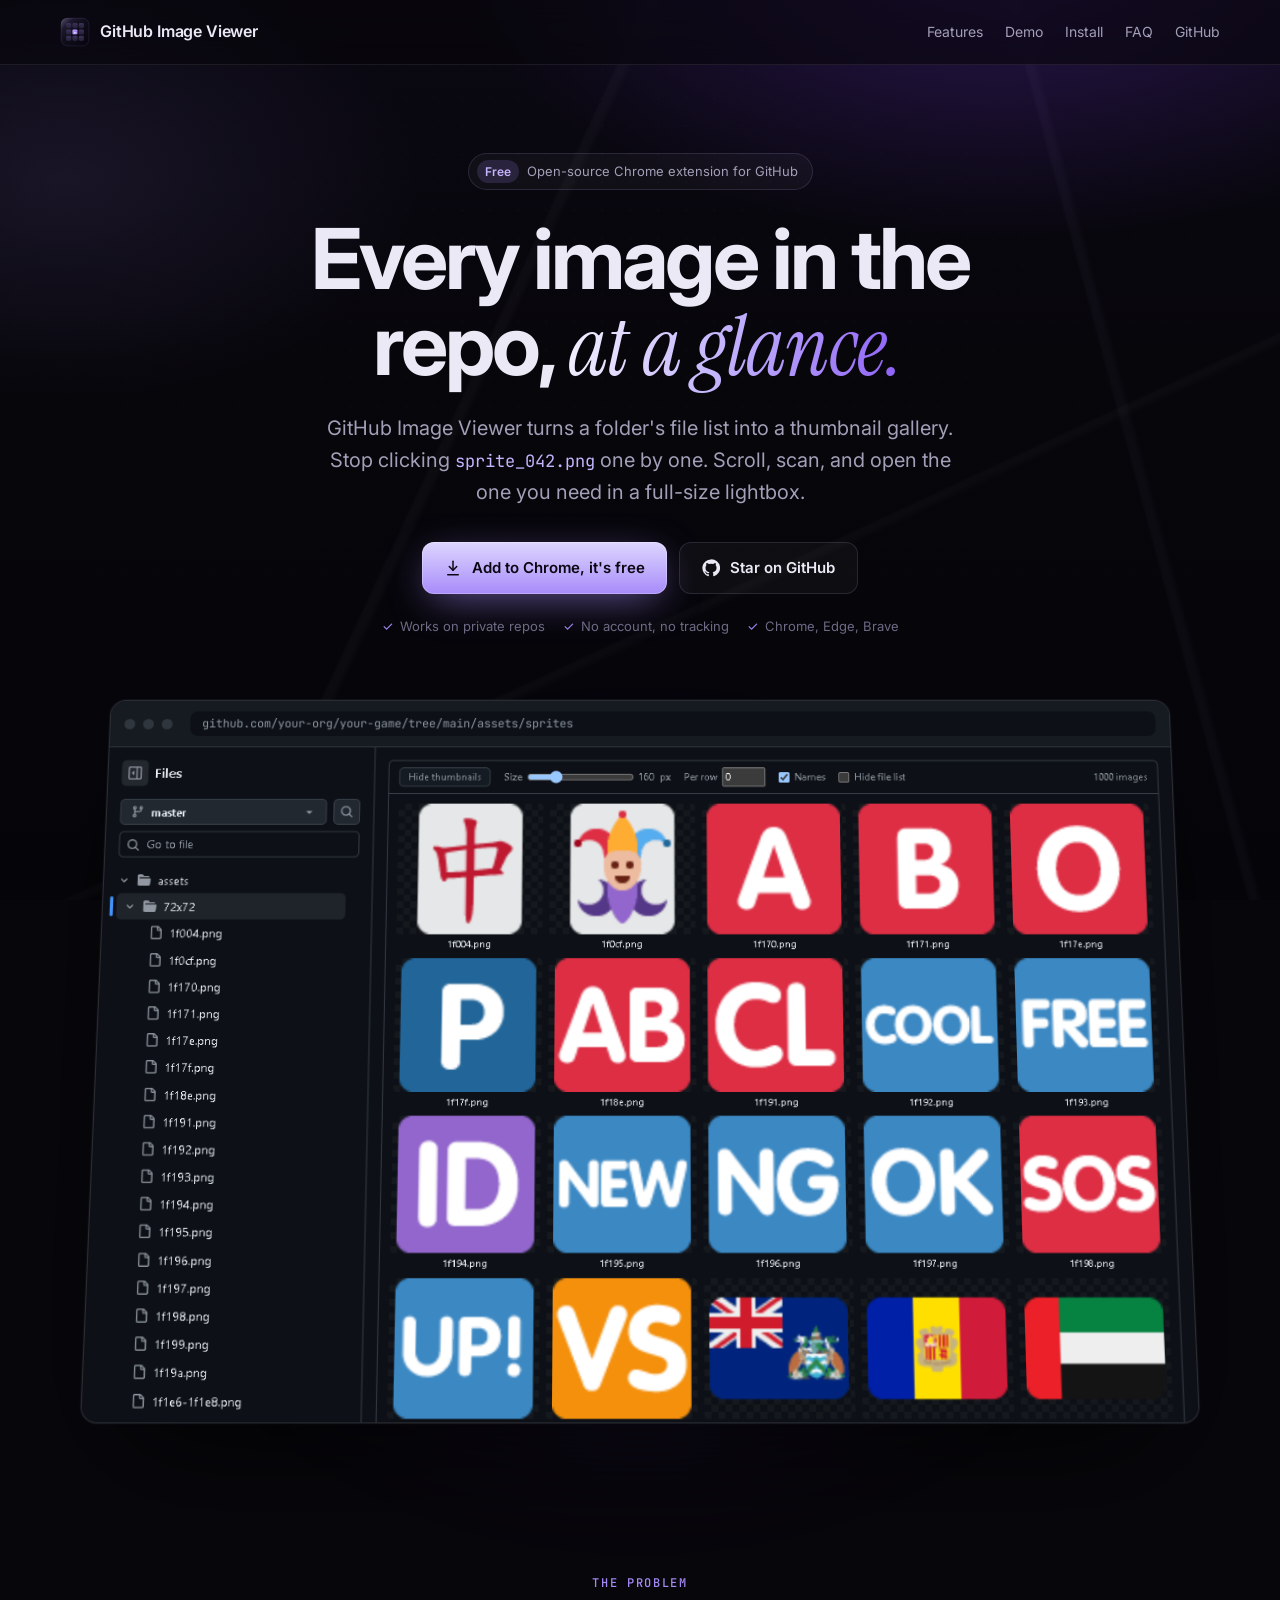
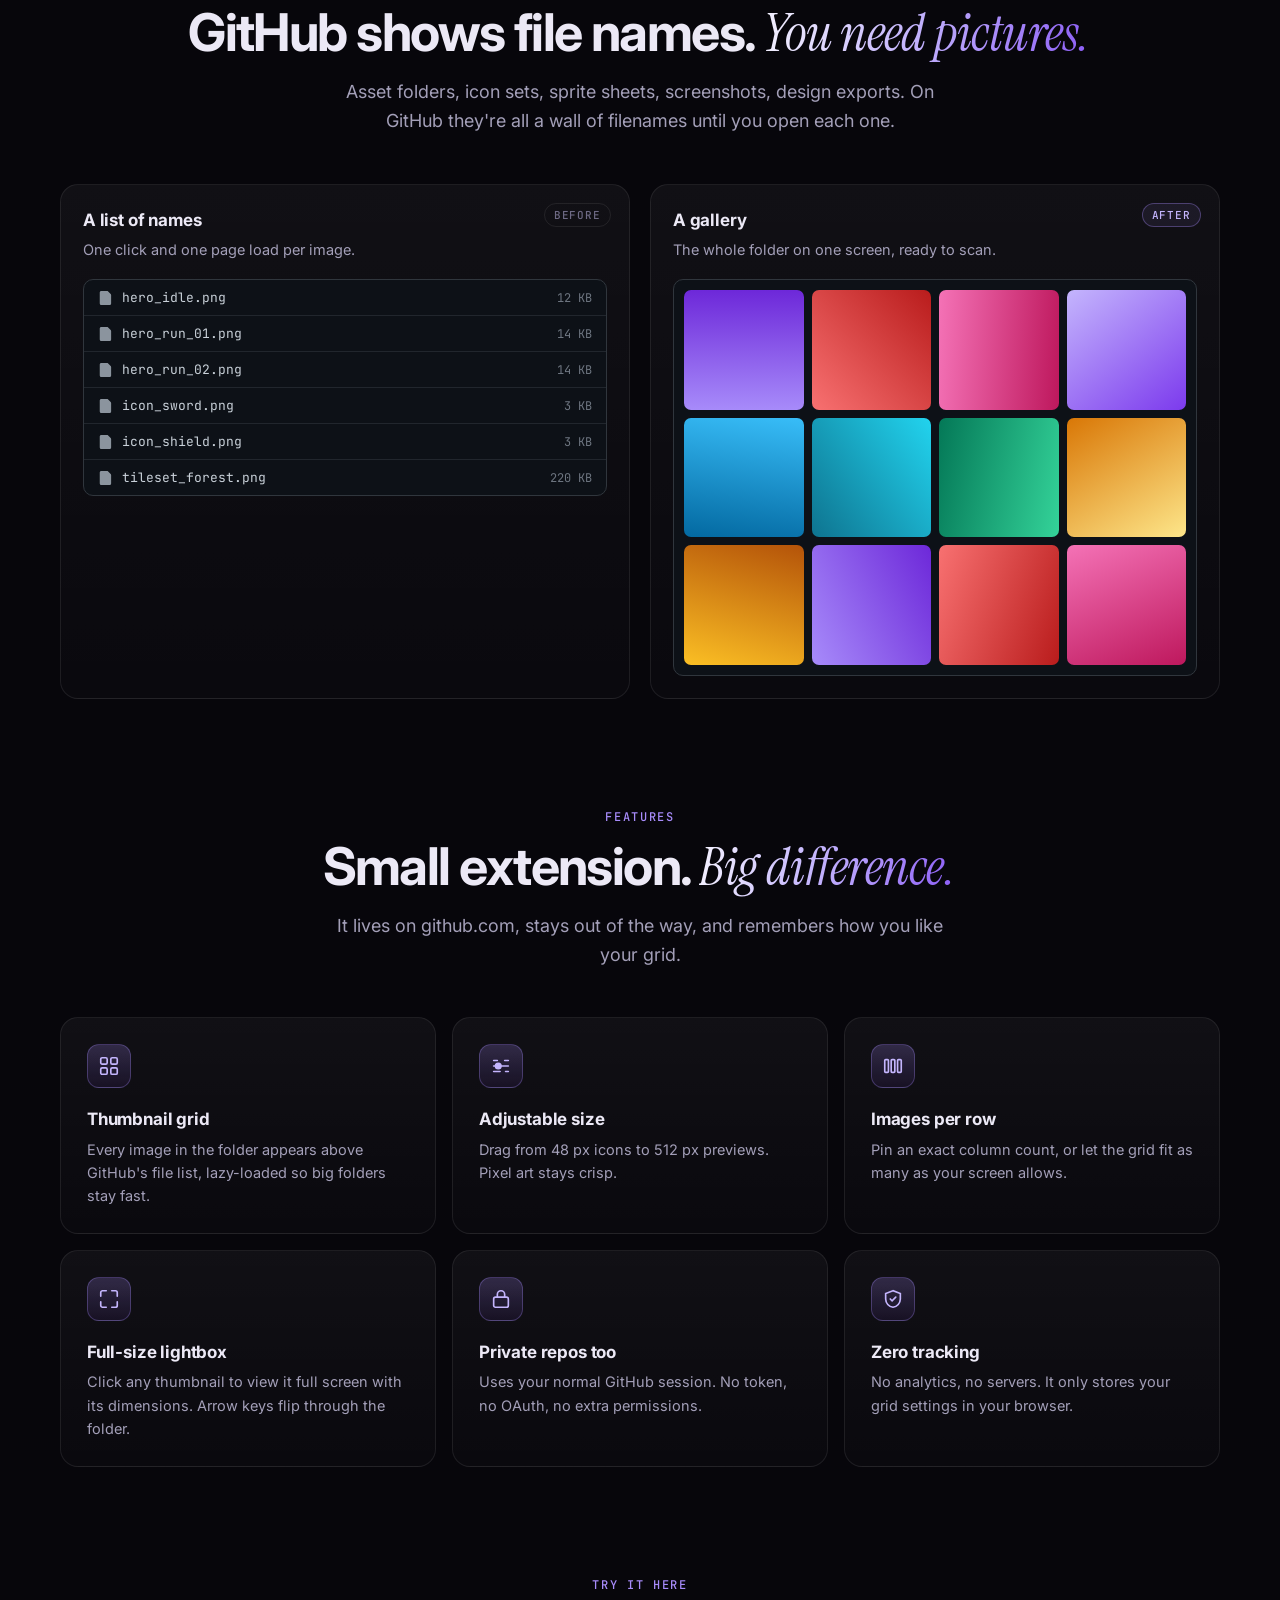
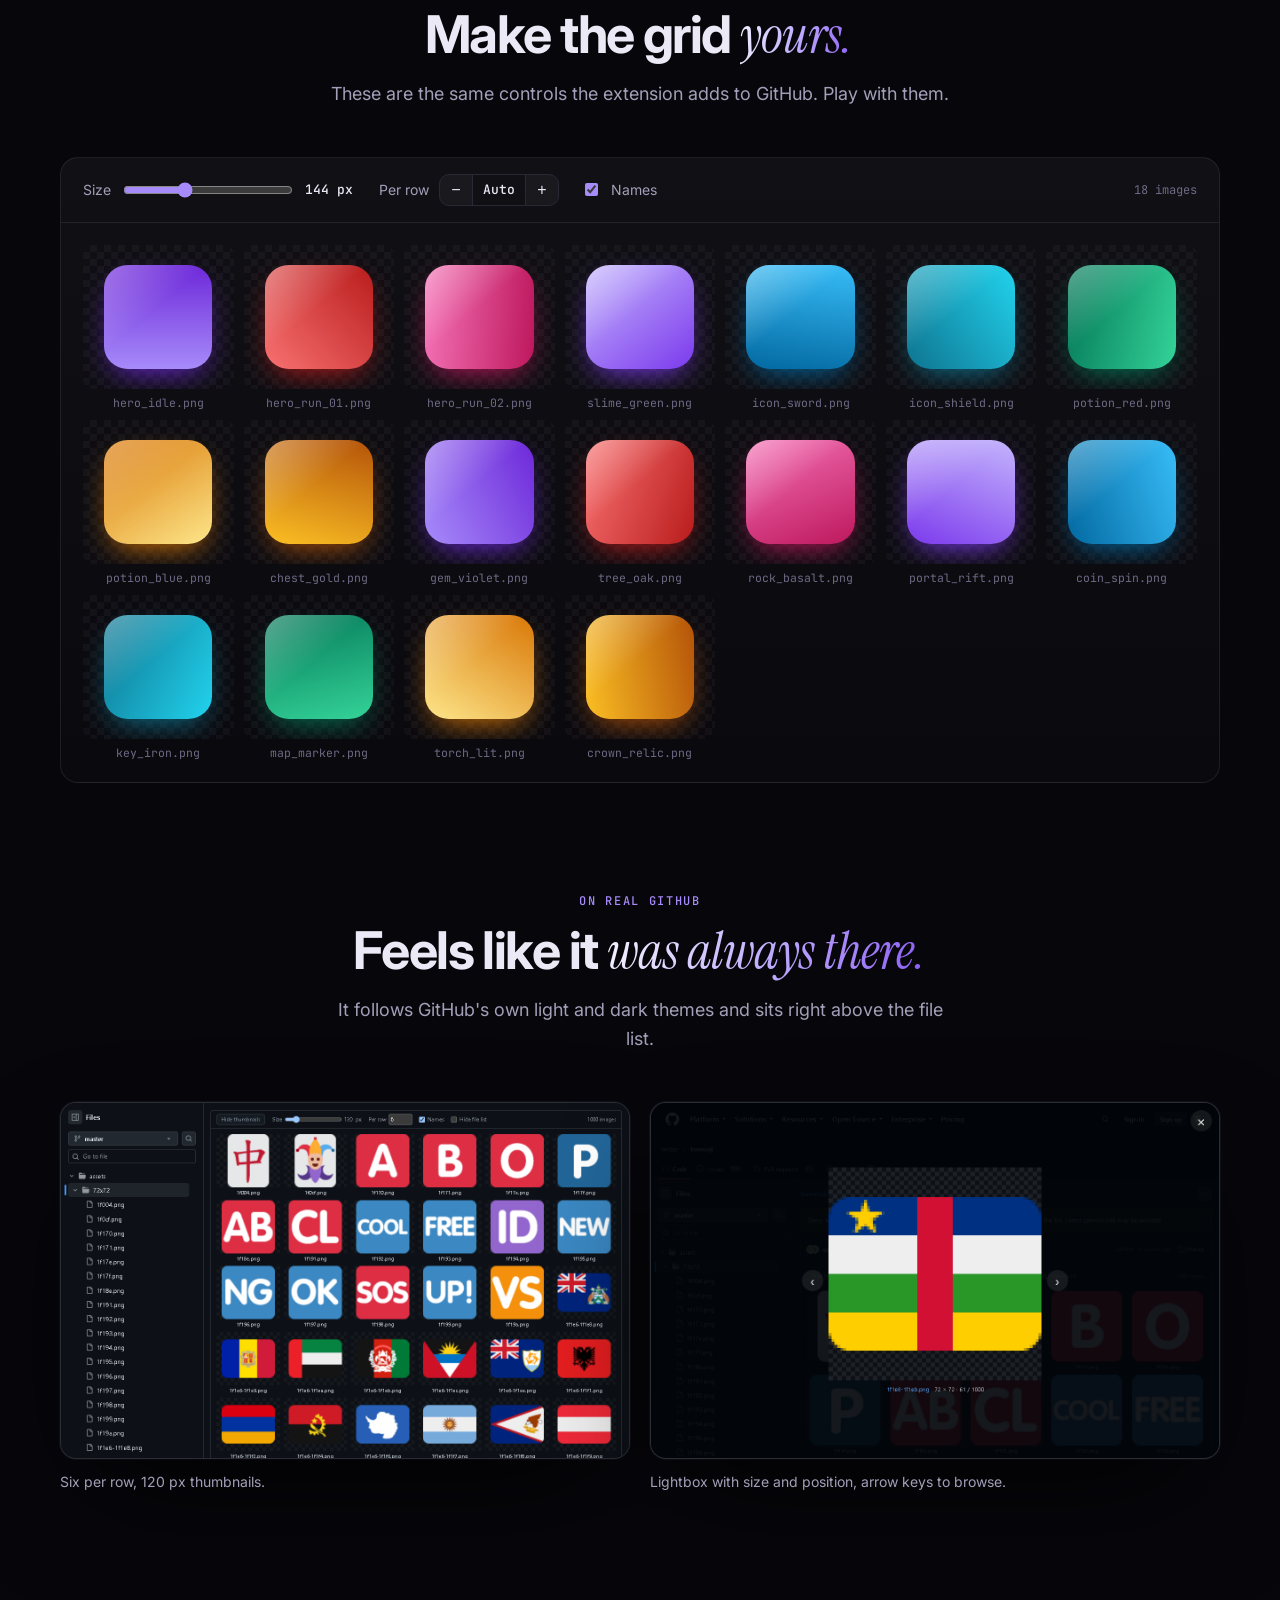
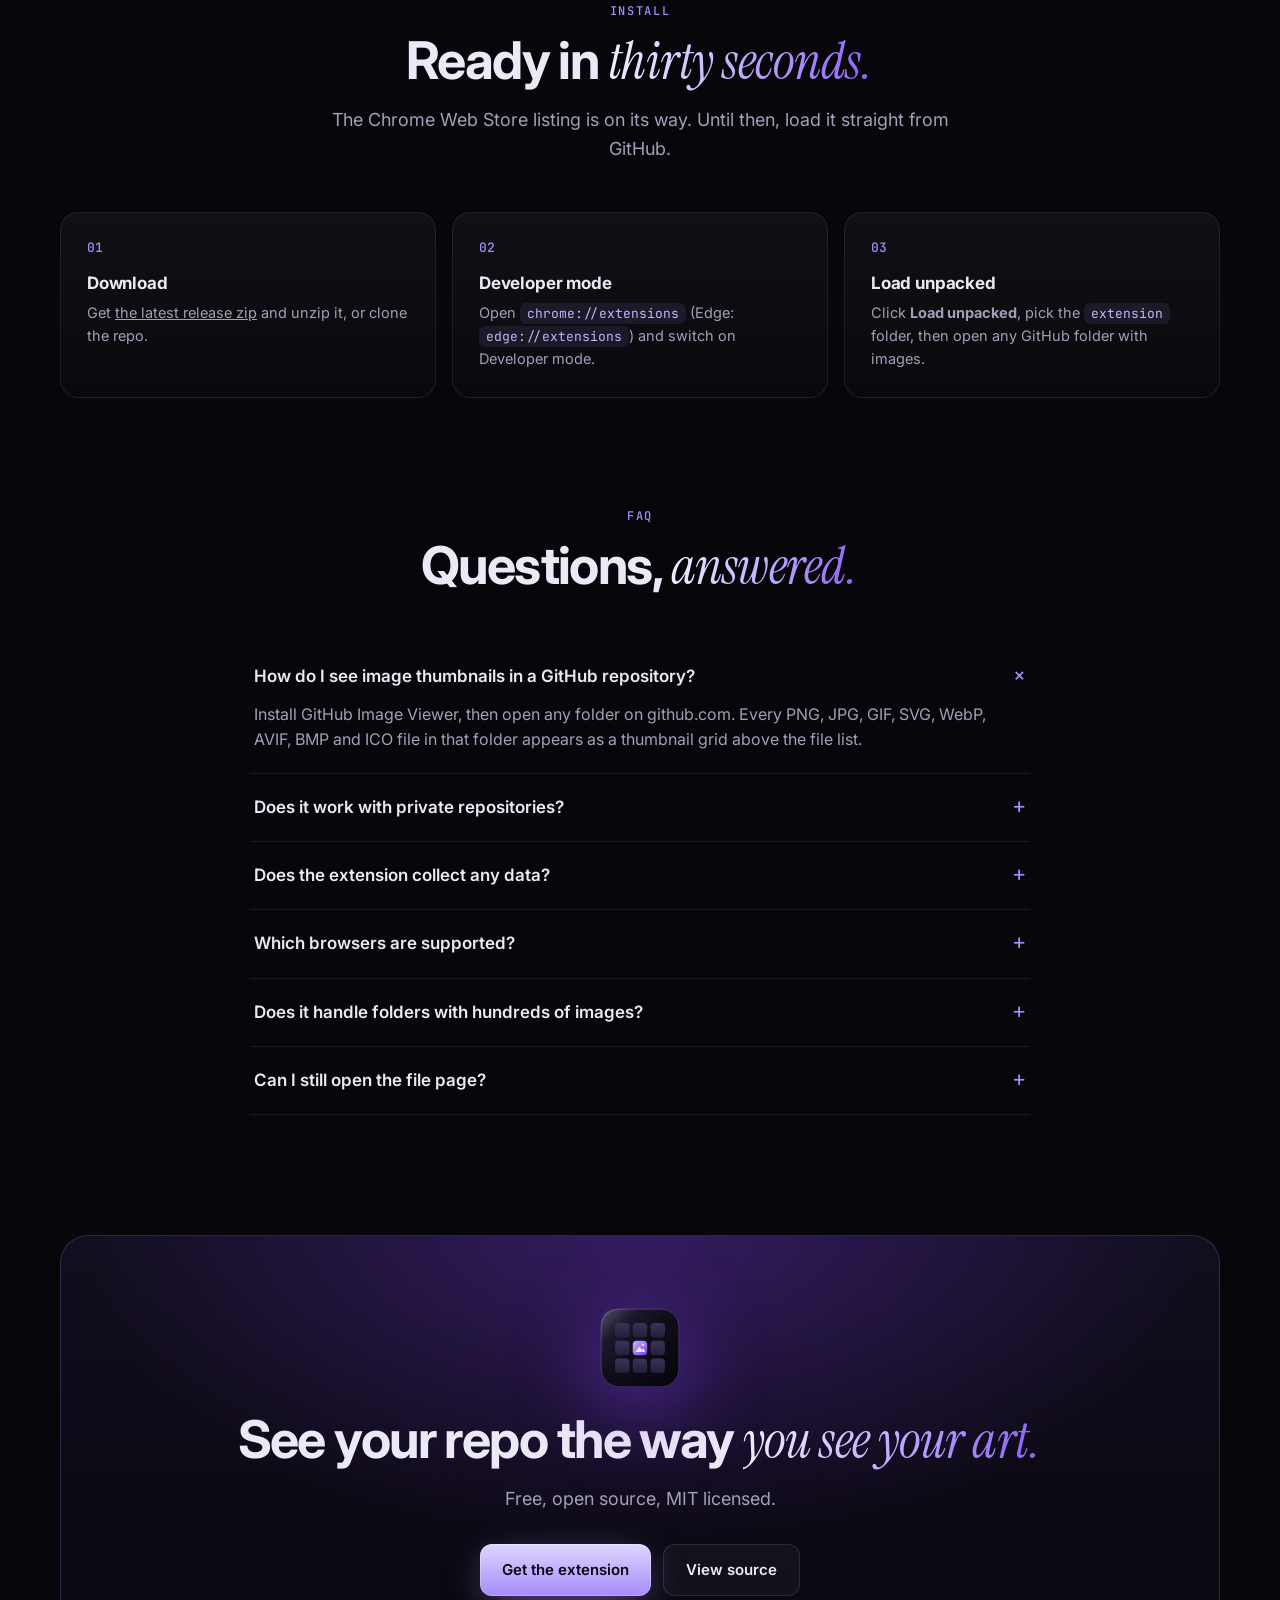
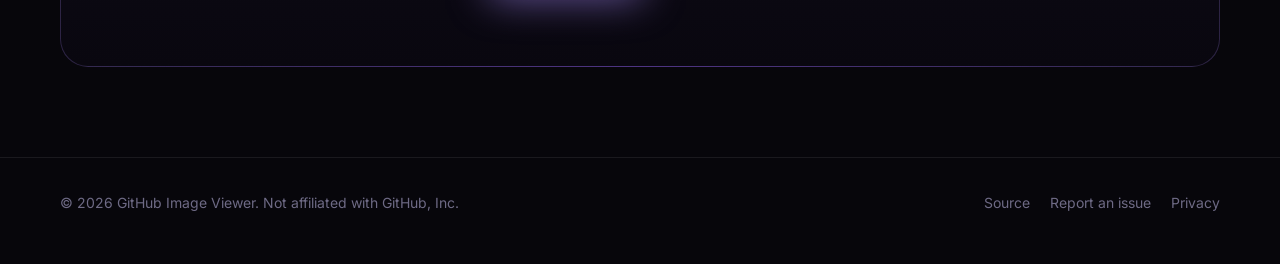
<file: docs/index.html>
<!doctype html>
<html lang="en">
<head>
<meta charset="utf-8">
<meta name="viewport" content="width=device-width, initial-scale=1">
<title>GitHub Image Viewer – Thumbnail Gallery &amp; Image Preview for GitHub Repos</title>
<meta name="description" content="Free Chrome extension that shows every image in a GitHub folder as a thumbnail grid. Preview PNG, JPG, GIF, SVG and WebP without opening each file. Adjustable size, images per row, lightbox.">
<meta name="keywords" content="github image viewer, github thumbnails, github image preview, github gallery, view images in github repo, github folder thumbnails, chrome extension github images, github png preview, github svg preview, sprite sheet viewer, game assets github">
<meta name="author" content="QIangIQ">
<meta name="robots" content="index, follow">
<meta name="theme-color" content="#07060b">
<link rel="canonical" href="https://qiangiq.github.io/Github-Image-Viewer/">
<link rel="icon" type="image/png" href="favicon.png">
<link rel="icon" type="image/svg+xml" href="assets/icon.svg">
<link rel="apple-touch-icon" href="assets/icon-256.png">

<meta property="og:type" content="website">
<meta property="og:site_name" content="GitHub Image Viewer">
<meta property="og:title" content="GitHub Image Viewer – see every image in a repo folder at a glance">
<meta property="og:description" content="Turn GitHub's file list into a thumbnail gallery. Adjustable size, images per row and a full-size lightbox. Free and open source.">
<meta property="og:url" content="https://qiangiq.github.io/Github-Image-Viewer/">
<meta property="og:image" content="https://qiangiq.github.io/Github-Image-Viewer/assets/og.png">
<meta property="og:image:width" content="1200">
<meta property="og:image:height" content="630">
<meta name="twitter:card" content="summary_large_image">
<meta name="twitter:title" content="GitHub Image Viewer – thumbnail gallery for GitHub repos">
<meta name="twitter:description" content="See every image in a GitHub folder as thumbnails. Free Chrome extension.">
<meta name="twitter:image" content="https://qiangiq.github.io/Github-Image-Viewer/assets/og.png">

<script type="application/ld+json">
{
  "@context": "https://schema.org",
  "@type": "SoftwareApplication",
  "name": "GitHub Image Viewer",
  "alternateName": "GitHub Image Thumbnails",
  "applicationCategory": "DeveloperApplication",
  "applicationSubCategory": "Browser Extension",
  "operatingSystem": "Chrome, Edge, Brave, Opera",
  "description": "Chrome extension that shows the images in any GitHub folder as a thumbnail grid with adjustable size, images per row and a full-size lightbox.",
  "url": "https://qiangiq.github.io/Github-Image-Viewer/",
  "downloadUrl": "https://github.com/QIangIQ/Github-Image-Viewer/releases/latest",
  "softwareVersion": "1.0.0",
  "license": "https://opensource.org/licenses/MIT",
  "image": "https://qiangiq.github.io/Github-Image-Viewer/assets/og.png",
  "author": { "@type": "Person", "name": "QIangIQ", "url": "https://github.com/QIangIQ" },
  "offers": { "@type": "Offer", "price": "0", "priceCurrency": "USD" }
}
</script>
<script type="application/ld+json">
{
  "@context": "https://schema.org",
  "@type": "FAQPage",
  "mainEntity": [
    { "@type": "Question", "name": "How do I see image thumbnails in a GitHub repository?",
      "acceptedAnswer": { "@type": "Answer", "text": "Install GitHub Image Viewer, then open any folder on github.com. Every PNG, JPG, GIF, SVG, WebP, AVIF, BMP and ICO file in that folder appears as a thumbnail grid above the file list." } },
    { "@type": "Question", "name": "Does it work with private repositories?",
      "acceptedAnswer": { "@type": "Answer", "text": "Yes. Images load through your normal GitHub session, so anything you can open on github.com shows as a thumbnail. No token is needed." } },
    { "@type": "Question", "name": "Does the extension collect any data?",
      "acceptedAnswer": { "@type": "Answer", "text": "No. It has no analytics and no server. The only thing it stores is your grid settings, in your own browser." } },
    { "@type": "Question", "name": "Which browsers are supported?",
      "acceptedAnswer": { "@type": "Answer", "text": "Google Chrome, Microsoft Edge, Brave, Opera, Vivaldi and other Chromium-based browsers." } }
  ]
}
</script>

<link rel="preconnect" href="https://fonts.googleapis.com">
<link rel="preconnect" href="https://fonts.gstatic.com" crossorigin>
<link href="https://fonts.googleapis.com/css2?family=Inter:wght@400;500;600;700&family=Instrument+Serif:ital@0;1&family=JetBrains+Mono:wght@400;500&display=swap" rel="stylesheet">

<style>
:root {
  --bg: #07060b;
  --bg-2: #0d0b14;
  --glass: rgba(255, 255, 255, 0.035);
  --glass-2: rgba(255, 255, 255, 0.06);
  --line: rgba(196, 181, 253, 0.14);
  --line-2: rgba(255, 255, 255, 0.08);
  --text: #ece9f6;
  --muted: #a39fb8;
  --dim: #6e6a85;
  --violet: #a78bfa;
  --violet-2: #7c3aed;
  --violet-3: #c4b5fd;
  --radius: 18px;
  --max: 1160px;
}
* { box-sizing: border-box; }
html { scroll-behavior: smooth; }
body {
  margin: 0; background: var(--bg); color: var(--text);
  font: 16px/1.6 Inter, system-ui, -apple-system, "Segoe UI", sans-serif;
  -webkit-font-smoothing: antialiased; overflow-x: hidden;
}
a { color: inherit; }
img { max-width: 100%; height: auto; display: block; }

/* Obsidian backdrop: dark glass with faint conchoidal sheens */
.backdrop { position: fixed; inset: 0; z-index: -1; pointer-events: none;
  background:
    radial-gradient(60% 45% at 78% -5%, rgba(124, 58, 237, 0.28), transparent 70%),
    radial-gradient(40% 35% at 5% 20%, rgba(167, 139, 250, 0.10), transparent 70%),
    radial-gradient(50% 40% at 50% 110%, rgba(91, 33, 182, 0.18), transparent 70%),
    linear-gradient(180deg, #0a0812 0%, var(--bg) 40%, #050409 100%);
}
.backdrop::before { content: ""; position: absolute; inset: 0;
  background:
    linear-gradient(115deg, transparent 0 38%, rgba(255,255,255,0.025) 38.2% 38.6%, transparent 39% 100%),
    linear-gradient(155deg, transparent 0 62%, rgba(255,255,255,0.02) 62.2% 62.5%, transparent 63% 100%),
    linear-gradient(75deg, transparent 0 82%, rgba(196,181,253,0.03) 82.2% 82.6%, transparent 83% 100%);
}
.backdrop::after { content: ""; position: absolute; inset: 0; opacity: 0.35;
  background-image: radial-gradient(rgba(255,255,255,0.06) 1px, transparent 1px);
  background-size: 28px 28px;
  mask-image: radial-gradient(70% 60% at 50% 30%, #000, transparent);
}

.wrap { width: min(var(--max), calc(100% - 32px)); margin: 0 auto; }

/* Nav */
nav { position: sticky; top: 0; z-index: 10; backdrop-filter: blur(14px); -webkit-backdrop-filter: blur(14px);
  background: rgba(7, 6, 11, 0.6); border-bottom: 1px solid var(--line-2); }
nav .wrap { display: flex; align-items: center; gap: 24px; height: 64px; }
.brand { display: flex; align-items: center; gap: 10px; font-weight: 600; text-decoration: none; letter-spacing: -0.01em; }
.brand img { width: 30px; height: 30px; }
nav .links { display: flex; gap: 22px; margin-left: auto; font-size: 14px; color: var(--muted); }
nav .links a { text-decoration: none; }
nav .links a:hover { color: var(--text); }

/* Buttons */
.btn { display: inline-flex; align-items: center; gap: 10px; padding: 13px 22px; border-radius: 12px;
  font-weight: 600; font-size: 15px; text-decoration: none; transition: transform .15s, box-shadow .2s, background .2s; }
.btn:hover { transform: translateY(-1px); }
.btn-primary { color: #0b0814;
  background: linear-gradient(180deg, #ddd6fe, #a78bfa);
  box-shadow: 0 0 0 1px rgba(255,255,255,0.25) inset, 0 10px 40px -10px rgba(167,139,250,0.7); }
.btn-primary:hover { box-shadow: 0 0 0 1px rgba(255,255,255,0.35) inset, 0 14px 50px -10px rgba(167,139,250,0.9); }
.btn-ghost { color: var(--text); background: var(--glass); border: 1px solid var(--line); }
.btn-ghost:hover { background: var(--glass-2); }
.btn svg { width: 18px; height: 18px; }
.btn-sm { padding: 8px 14px; font-size: 13px; border-radius: 10px; }

/* Hero */
.hero { padding: 88px 0 40px; text-align: center; }
.pill { display: inline-flex; align-items: center; gap: 8px; padding: 6px 14px 6px 8px; border-radius: 999px;
  border: 1px solid var(--line); background: var(--glass); font-size: 13px; color: var(--muted); }
.pill b { padding: 2px 8px; border-radius: 999px; background: rgba(167,139,250,0.16); color: var(--violet-3); font-weight: 600; font-size: 12px; }
h1 { font-size: clamp(42px, 7vw, 84px); line-height: 1.02; letter-spacing: -0.035em; font-weight: 700; margin: 26px auto 22px; max-width: 14ch; }
h1 em, h2 em { font-family: "Instrument Serif", Georgia, serif; font-style: italic; font-weight: 400; letter-spacing: -0.01em;
  background: linear-gradient(100deg, #f5f3ff 0%, #c4b5fd 45%, #8b5cf6 100%); -webkit-background-clip: text; background-clip: text; color: transparent; padding-right: 0.06em; }
.lede { font-size: clamp(17px, 2vw, 20px); color: var(--muted); max-width: 640px; margin: 0 auto 34px; }
.cta { display: flex; gap: 12px; justify-content: center; flex-wrap: wrap; }
.trust { margin-top: 22px; font-size: 13px; color: var(--dim); display: flex; gap: 18px; justify-content: center; flex-wrap: wrap; }
.trust span::before { content: "✓"; color: var(--violet); margin-right: 6px; }

/* Showcase frame */
.showcase { position: relative; margin: 64px auto 0; max-width: 1080px; perspective: 1800px; }
.showcase::before { content: ""; position: absolute; inset: 10% 8% -6%; z-index: -1; filter: blur(60px);
  background: radial-gradient(closest-side, rgba(124,58,237,0.55), transparent); }
.frame { border-radius: 16px; overflow: hidden; border: 1px solid rgba(255,255,255,0.12);
  background: #0d1117; box-shadow: 0 50px 120px -30px rgba(0,0,0,0.9), 0 0 0 1px rgba(167,139,250,0.08);
  transform: rotateX(8deg) scale(0.98); transform-origin: 50% 0; transition: transform .8s cubic-bezier(.2,.7,.2,1); }
.showcase:hover .frame { transform: rotateX(0) scale(1); }
.chrome { display: flex; align-items: center; gap: 8px; padding: 11px 14px; background: #161b22; border-bottom: 1px solid #30363d; }
.chrome i { width: 11px; height: 11px; border-radius: 50%; background: #30363d; }
.chrome .url { flex: 1; margin-left: 10px; padding: 5px 12px; border-radius: 8px; background: #0d1117; color: #8b949e; font: 12px "JetBrains Mono", monospace; text-align: left; white-space: nowrap; overflow: hidden; text-overflow: ellipsis; }

/* Sections */
section { padding: 110px 0 0; }
.eyebrow { font: 500 12px "JetBrains Mono", monospace; letter-spacing: 0.14em; text-transform: uppercase; color: var(--violet); }
h2 { font-size: clamp(32px, 4.4vw, 52px); line-height: 1.08; letter-spacing: -0.03em; margin: 14px 0 16px; font-weight: 700; }
.sub { color: var(--muted); font-size: 18px; max-width: 620px; margin: 0; }
.center { text-align: center; }
.center .sub { margin: 0 auto; }

/* Before / after */
.compare { display: grid; grid-template-columns: 1fr 1fr; gap: 20px; margin-top: 48px; }
.card { border: 1px solid var(--line-2); background: linear-gradient(180deg, rgba(255,255,255,0.045), rgba(255,255,255,0.015));
  border-radius: var(--radius); padding: 22px; position: relative; overflow: hidden; }
.card h3 { margin: 0 0 4px; font-size: 17px; letter-spacing: -0.01em; }
.card p { margin: 0; color: var(--muted); font-size: 14.5px; }
.tag { position: absolute; top: 18px; right: 18px; font: 500 11px "JetBrains Mono", monospace; letter-spacing: .08em; text-transform: uppercase;
  padding: 4px 9px; border-radius: 999px; border: 1px solid var(--line-2); color: var(--dim); }
.tag.on { color: var(--violet-3); border-color: rgba(167,139,250,0.35); background: rgba(167,139,250,0.08); }
.fakelist { margin-top: 18px; border: 1px solid #30363d; border-radius: 10px; overflow: hidden; background: #0d1117; }
.fakelist div { display: flex; gap: 10px; align-items: center; padding: 9px 14px; border-top: 1px solid #21262d; font: 13px "JetBrains Mono", monospace; color: #c9d1d9; }
.fakelist div:first-child { border-top: 0; }
.fakelist svg { width: 14px; height: 14px; color: #8b949e; flex: none; }
.fakelist span { margin-left: auto; color: #6e7681; font-size: 12px; }
.fakegrid { margin-top: 18px; display: grid; grid-template-columns: repeat(4, 1fr); gap: 8px; padding: 10px; border: 1px solid #30363d; border-radius: 10px; background: #0d1117; }
.fakegrid i { aspect-ratio: 1; border-radius: 7px; display: block; }

/* Features */
.features { display: grid; grid-template-columns: repeat(3, 1fr); gap: 16px; margin-top: 48px; }
.feature { padding: 26px; }
.ficon { width: 44px; height: 44px; border-radius: 12px; display: grid; place-items: center; margin-bottom: 18px;
  background: linear-gradient(180deg, rgba(167,139,250,0.22), rgba(124,58,237,0.08)); border: 1px solid rgba(167,139,250,0.3); color: var(--violet-3); }
.ficon svg { width: 22px; height: 22px; }
.feature:hover { border-color: rgba(167,139,250,0.28); }

/* Live demo */
.demo { margin-top: 48px; padding: 0; }
.demo-bar { display: flex; flex-wrap: wrap; gap: 22px; align-items: center; padding: 16px 22px; border-bottom: 1px solid var(--line-2); font-size: 14px; color: var(--muted); }
.demo-bar label { display: flex; gap: 10px; align-items: center; }
.demo-bar output { font: 500 13px "JetBrains Mono", monospace; color: var(--text); min-width: 52px; }
.demo-bar .count { margin-left: auto; font: 12px "JetBrains Mono", monospace; color: var(--dim); }
input[type=range] { accent-color: var(--violet); width: 170px; }
.stepper { display: inline-flex; border: 1px solid var(--line); border-radius: 10px; overflow: hidden; }
.stepper button { background: var(--glass); color: var(--text); border: 0; width: 32px; height: 30px; font-size: 16px; cursor: pointer; }
.stepper button:hover { background: var(--glass-2); }
.stepper output { display: grid; place-items: center; min-width: 54px !important; border-inline: 1px solid var(--line); font-size: 13px; }
.demo-grid { display: grid; gap: 10px; padding: 22px; transition: grid-template-columns .2s; }
.tile { display: flex; flex-direction: column; gap: 6px; min-width: 0; }
.tile .art { height: var(--h, 140px); border-radius: 10px; position: relative; overflow: hidden; transition: height .2s;
  background-image: repeating-conic-gradient(#ffffff08 0 25%, transparent 0 50%); background-size: 14px 14px; }
.tile .art::before { content: ""; position: absolute; inset: 14%; border-radius: 22%; background: var(--g); box-shadow: 0 12px 30px -10px var(--s); }
.tile .art::after { content: ""; position: absolute; inset: 14%; border-radius: 22%; background: linear-gradient(140deg, rgba(255,255,255,0.35), transparent 45%); }
.tile span { font: 11.5px "JetBrains Mono", monospace; color: var(--dim); white-space: nowrap; overflow: hidden; text-overflow: ellipsis; text-align: center; }

/* Steps */
.steps { display: grid; grid-template-columns: repeat(3, 1fr); gap: 16px; margin-top: 48px; counter-reset: step; }
.step { padding: 26px; }
.step::before { counter-increment: step; content: "0" counter(step); font: 500 13px "JetBrains Mono", monospace; color: var(--violet); display: block; margin-bottom: 14px; }
.step code { font: 13px "JetBrains Mono", monospace; padding: 2px 7px; border-radius: 6px; background: rgba(167,139,250,0.1); color: var(--violet-3); }

/* Gallery of real screenshots */
.shots { display: grid; grid-template-columns: 1fr 1fr; gap: 20px; margin-top: 48px; }
.shots figure { margin: 0; }
.shots .frame { transform: none; }
.shots figcaption { margin-top: 12px; color: var(--muted); font-size: 14px; }

/* FAQ */
.faq { max-width: 780px; margin: 48px auto 0; }
details { border-bottom: 1px solid var(--line-2); padding: 20px 4px; }
summary { cursor: pointer; font-weight: 600; font-size: 17px; list-style: none; display: flex; justify-content: space-between; gap: 16px; }
summary::-webkit-details-marker { display: none; }
summary::after { content: "+"; color: var(--violet); font-weight: 400; font-size: 22px; line-height: 1; transition: transform .2s; }
details[open] summary::after { transform: rotate(45deg); }
details p { color: var(--muted); margin: 12px 0 0; }

/* Final CTA */
.final { margin: 120px auto 0; text-align: center; padding: 70px 24px; border-radius: 28px; position: relative; overflow: hidden;
  border: 1px solid rgba(167,139,250,0.22);
  background: radial-gradient(80% 120% at 50% 0%, rgba(124,58,237,0.32), transparent 60%), linear-gradient(180deg, #120e1f, #09070f); }
.final img { width: 84px; height: 84px; margin: 0 auto 22px; filter: drop-shadow(0 18px 40px rgba(124,58,237,0.6)); }
.final h2 { margin-top: 0; }
.final .sub { margin: 0 auto 30px; }

footer { margin-top: 90px; padding: 34px 0 50px; border-top: 1px solid var(--line-2); color: var(--dim); font-size: 14px; }
footer .wrap { display: flex; flex-wrap: wrap; gap: 18px; align-items: center; }
footer .links { margin-left: auto; display: flex; gap: 20px; }
footer a { text-decoration: none; }
footer a:hover { color: var(--text); }

.reveal { opacity: 0; transform: translateY(18px); transition: opacity .7s ease, transform .7s ease; }
.reveal.in { opacity: 1; transform: none; }

@media (max-width: 900px) {
  .features, .steps { grid-template-columns: 1fr 1fr; }
  .compare, .shots { grid-template-columns: 1fr; }
}
@media (max-width: 620px) {
  nav .links a:not(.keep) { display: none; }
  .features, .steps { grid-template-columns: 1fr; }
  .hero { padding-top: 56px; }
  .frame { transform: none; }
  .demo-bar .count { margin-left: 0; }
  input[type=range] { width: 120px; }
}
@media (prefers-reduced-motion: reduce) {
  * { transition: none !important; scroll-behavior: auto !important; }
  .reveal { opacity: 1; transform: none; }
}
</style>
</head>
<body>
<div class="backdrop" aria-hidden="true"></div>

<nav>
  <div class="wrap">
    <a class="brand" href="#top"><img src="assets/icon.svg" alt="" width="30" height="30">GitHub Image Viewer</a>
    <div class="links">
      <a href="#features">Features</a>
      <a href="#demo">Demo</a>
      <a href="#install">Install</a>
      <a href="#faq">FAQ</a>
      <a class="keep" href="https://github.com/QIangIQ/Github-Image-Viewer">GitHub</a>
    </div>
  </div>
</nav>

<main id="top">
  <header class="hero wrap">
    <span class="pill"><b>Free</b> Open-source Chrome extension for GitHub</span>
    <h1>Every image in the repo, <em>at a glance.</em></h1>
    <p class="lede">GitHub Image Viewer turns a folder's file list into a thumbnail gallery. Stop clicking <code style="font-family:'JetBrains Mono',monospace;font-size:.85em;color:var(--violet-3)">sprite_042.png</code> one by one. Scroll, scan, and open the one you need in a full-size lightbox.</p>
    <div class="cta">
      <a class="btn btn-primary" href="#install">
        <svg viewBox="0 0 24 24" fill="none" stroke="currentColor" stroke-width="2" stroke-linecap="round" stroke-linejoin="round"><path d="M12 3v12"/><path d="m7 10 5 5 5-5"/><path d="M5 21h14"/></svg>
        Add to Chrome, it's free
      </a>
      <a class="btn btn-ghost" href="https://github.com/QIangIQ/Github-Image-Viewer">
        <svg viewBox="0 0 24 24" fill="currentColor"><path d="M12 .5a11.5 11.5 0 0 0-3.64 22.41c.58.1.79-.25.79-.56v-2c-3.2.7-3.88-1.37-3.88-1.37-.53-1.33-1.28-1.69-1.28-1.69-1.05-.71.08-.7.08-.7 1.16.08 1.77 1.19 1.77 1.19 1.03 1.77 2.71 1.26 3.37.96.1-.75.4-1.26.73-1.55-2.55-.29-5.24-1.28-5.24-5.68 0-1.26.45-2.28 1.19-3.09-.12-.29-.52-1.46.11-3.04 0 0 .97-.31 3.17 1.18a11 11 0 0 1 5.77 0c2.2-1.49 3.17-1.18 3.17-1.18.63 1.58.23 2.75.11 3.04.74.81 1.19 1.83 1.19 3.09 0 4.41-2.69 5.38-5.25 5.67.41.36.78 1.06.78 2.14v3.17c0 .31.21.67.8.56A11.5 11.5 0 0 0 12 .5Z"/></svg>
        Star on GitHub
      </a>
    </div>
    <div class="trust"><span>Works on private repos</span><span>No account, no tracking</span><span>Chrome, Edge, Brave</span></div>

    <div class="showcase reveal">
      <div class="frame">
        <div class="chrome"><i></i><i></i><i></i><div class="url">github.com/your-org/your-game/tree/main/assets/sprites</div></div>
        <img src="assets/screenshot-grid.png" alt="GitHub Image Viewer showing a GitHub folder as a thumbnail grid with size and images-per-row controls" width="1280" height="800">
      </div>
    </div>
  </header>

  <section id="why" class="wrap">
    <div class="center reveal">
      <div class="eyebrow">The problem</div>
      <h2>GitHub shows file names. <em>You need pictures.</em></h2>
      <p class="sub">Asset folders, icon sets, sprite sheets, screenshots, design exports. On GitHub they're all a wall of filenames until you open each one.</p>
    </div>
    <div class="compare">
      <div class="card reveal">
        <span class="tag">Before</span>
        <h3>A list of names</h3>
        <p>One click and one page load per image.</p>
        <div class="fakelist" aria-hidden="true">
          <div><svg viewBox="0 0 16 16" fill="currentColor"><path d="M2 1.75C2 .78 2.78 0 3.75 0h6.59c.47 0 .91.18 1.24.51l2.91 2.91c.33.33.51.77.51 1.24v9.59A1.75 1.75 0 0 1 13.25 16h-9.5A1.75 1.75 0 0 1 2 14.25Z"/></svg>hero_idle.png<span>12 KB</span></div>
          <div><svg viewBox="0 0 16 16" fill="currentColor"><path d="M2 1.75C2 .78 2.78 0 3.75 0h6.59c.47 0 .91.18 1.24.51l2.91 2.91c.33.33.51.77.51 1.24v9.59A1.75 1.75 0 0 1 13.25 16h-9.5A1.75 1.75 0 0 1 2 14.25Z"/></svg>hero_run_01.png<span>14 KB</span></div>
          <div><svg viewBox="0 0 16 16" fill="currentColor"><path d="M2 1.75C2 .78 2.78 0 3.75 0h6.59c.47 0 .91.18 1.24.51l2.91 2.91c.33.33.51.77.51 1.24v9.59A1.75 1.75 0 0 1 13.25 16h-9.5A1.75 1.75 0 0 1 2 14.25Z"/></svg>hero_run_02.png<span>14 KB</span></div>
          <div><svg viewBox="0 0 16 16" fill="currentColor"><path d="M2 1.75C2 .78 2.78 0 3.75 0h6.59c.47 0 .91.18 1.24.51l2.91 2.91c.33.33.51.77.51 1.24v9.59A1.75 1.75 0 0 1 13.25 16h-9.5A1.75 1.75 0 0 1 2 14.25Z"/></svg>icon_sword.png<span>3 KB</span></div>
          <div><svg viewBox="0 0 16 16" fill="currentColor"><path d="M2 1.75C2 .78 2.78 0 3.75 0h6.59c.47 0 .91.18 1.24.51l2.91 2.91c.33.33.51.77.51 1.24v9.59A1.75 1.75 0 0 1 13.25 16h-9.5A1.75 1.75 0 0 1 2 14.25Z"/></svg>icon_shield.png<span>3 KB</span></div>
          <div><svg viewBox="0 0 16 16" fill="currentColor"><path d="M2 1.75C2 .78 2.78 0 3.75 0h6.59c.47 0 .91.18 1.24.51l2.91 2.91c.33.33.51.77.51 1.24v9.59A1.75 1.75 0 0 1 13.25 16h-9.5A1.75 1.75 0 0 1 2 14.25Z"/></svg>tileset_forest.png<span>220 KB</span></div>
        </div>
      </div>
      <div class="card reveal">
        <span class="tag on">After</span>
        <h3>A gallery</h3>
        <p>The whole folder on one screen, ready to scan.</p>
        <div class="fakegrid" aria-hidden="true" id="fakegrid"></div>
      </div>
    </div>
  </section>

  <section id="features" class="wrap">
    <div class="center reveal">
      <div class="eyebrow">Features</div>
      <h2>Small extension. <em>Big difference.</em></h2>
      <p class="sub">It lives on github.com, stays out of the way, and remembers how you like your grid.</p>
    </div>
    <div class="features">
      <div class="card feature reveal">
        <div class="ficon"><svg viewBox="0 0 24 24" fill="none" stroke="currentColor" stroke-width="1.8"><rect x="3" y="3" width="7" height="7" rx="1.5"/><rect x="14" y="3" width="7" height="7" rx="1.5"/><rect x="3" y="14" width="7" height="7" rx="1.5"/><rect x="14" y="14" width="7" height="7" rx="1.5"/></svg></div>
        <h3>Thumbnail grid</h3>
        <p>Every image in the folder appears above GitHub's file list, lazy-loaded so big folders stay fast.</p>
      </div>
      <div class="card feature reveal">
        <div class="ficon"><svg viewBox="0 0 24 24" fill="none" stroke="currentColor" stroke-width="1.8" stroke-linecap="round"><path d="M4 12h16"/><circle cx="9" cy="12" r="3" fill="currentColor"/><path d="M4 6h4M16 6h4M4 18h7M17 18h3"/></svg></div>
        <h3>Adjustable size</h3>
        <p>Drag from 48 px icons to 512 px previews. Pixel art stays crisp.</p>
      </div>
      <div class="card feature reveal">
        <div class="ficon"><svg viewBox="0 0 24 24" fill="none" stroke="currentColor" stroke-width="1.8"><rect x="3" y="5" width="4" height="14" rx="1"/><rect x="10" y="5" width="4" height="14" rx="1"/><rect x="17" y="5" width="4" height="14" rx="1"/></svg></div>
        <h3>Images per row</h3>
        <p>Pin an exact column count, or let the grid fit as many as your screen allows.</p>
      </div>
      <div class="card feature reveal">
        <div class="ficon"><svg viewBox="0 0 24 24" fill="none" stroke="currentColor" stroke-width="1.8" stroke-linecap="round"><path d="M3 9V5a2 2 0 0 1 2-2h4M15 3h4a2 2 0 0 1 2 2v4M21 15v4a2 2 0 0 1-2 2h-4M9 21H5a2 2 0 0 1-2-2v-4"/></svg></div>
        <h3>Full-size lightbox</h3>
        <p>Click any thumbnail to view it full screen with its dimensions. Arrow keys flip through the folder.</p>
      </div>
      <div class="card feature reveal">
        <div class="ficon"><svg viewBox="0 0 24 24" fill="none" stroke="currentColor" stroke-width="1.8" stroke-linecap="round"><rect x="4" y="10" width="16" height="11" rx="2"/><path d="M8 10V7a4 4 0 0 1 8 0v3"/></svg></div>
        <h3>Private repos too</h3>
        <p>Uses your normal GitHub session. No token, no OAuth, no extra permissions.</p>
      </div>
      <div class="card feature reveal">
        <div class="ficon"><svg viewBox="0 0 24 24" fill="none" stroke="currentColor" stroke-width="1.8" stroke-linecap="round"><path d="M12 3 4 6v6c0 4.5 3.4 8.3 8 9 4.6-.7 8-4.5 8-9V6Z"/><path d="m9 12 2 2 4-4"/></svg></div>
        <h3>Zero tracking</h3>
        <p>No analytics, no servers. It only stores your grid settings in your browser.</p>
      </div>
    </div>
  </section>

  <section id="demo" class="wrap">
    <div class="center reveal">
      <div class="eyebrow">Try it here</div>
      <h2>Make the grid <em>yours.</em></h2>
      <p class="sub">These are the same controls the extension adds to GitHub. Play with them.</p>
    </div>
    <div class="card demo reveal">
      <div class="demo-bar">
        <label>Size <input id="size" type="range" min="48" max="320" step="8" value="140"><output id="sizeOut">140 px</output></label>
        <label>Per row
          <span class="stepper"><button type="button" id="minus" aria-label="Fewer per row">−</button><output id="rowOut">Auto</output><button type="button" id="plus" aria-label="More per row">+</button></span>
        </label>
        <label><input id="names" type="checkbox" checked style="accent-color:var(--violet)"> Names</label>
        <span class="count" id="count"></span>
      </div>
      <div class="demo-grid" id="grid"></div>
    </div>
  </section>

  <section id="screenshots" class="wrap">
    <div class="center reveal">
      <div class="eyebrow">On real GitHub</div>
      <h2>Feels like it <em>was always there.</em></h2>
      <p class="sub">It follows GitHub's own light and dark themes and sits right above the file list.</p>
    </div>
    <div class="shots">
      <figure class="reveal"><div class="frame"><img src="assets/screenshot-perrow.png" alt="Thumbnail grid fixed to six images per row on a GitHub folder" loading="lazy" width="1280" height="800"></div><figcaption>Six per row, 120 px thumbnails.</figcaption></figure>
      <figure class="reveal"><div class="frame"><img src="assets/screenshot-lightbox.png" alt="Full-size lightbox with arrow navigation over a GitHub folder" loading="lazy" width="1280" height="800"></div><figcaption>Lightbox with size and position, arrow keys to browse.</figcaption></figure>
    </div>
  </section>

  <section id="install" class="wrap">
    <div class="center reveal">
      <div class="eyebrow">Install</div>
      <h2>Ready in <em>thirty seconds.</em></h2>
      <p class="sub">The Chrome Web Store listing is on its way. Until then, load it straight from GitHub.</p>
    </div>
    <div class="steps">
      <div class="card step reveal"><h3>Download</h3><p>Get <a href="https://github.com/QIangIQ/Github-Image-Viewer/releases/latest">the latest release zip</a> and unzip it, or clone the repo.</p></div>
      <div class="card step reveal"><h3>Developer mode</h3><p>Open <code>chrome://extensions</code> (Edge: <code>edge://extensions</code>) and switch on Developer mode.</p></div>
      <div class="card step reveal"><h3>Load unpacked</h3><p>Click <b>Load unpacked</b>, pick the <code>extension</code> folder, then open any GitHub folder with images.</p></div>
    </div>
  </section>

  <section id="faq" class="wrap">
    <div class="center reveal">
      <div class="eyebrow">FAQ</div>
      <h2>Questions, <em>answered.</em></h2>
    </div>
    <div class="faq">
      <details class="reveal" open><summary>How do I see image thumbnails in a GitHub repository?</summary><p>Install GitHub Image Viewer, then open any folder on github.com. Every PNG, JPG, GIF, SVG, WebP, AVIF, BMP and ICO file in that folder appears as a thumbnail grid above the file list.</p></details>
      <details class="reveal"><summary>Does it work with private repositories?</summary><p>Yes. Images load through your normal GitHub session, so anything you can open on github.com shows as a thumbnail. No token is needed.</p></details>
      <details class="reveal"><summary>Does the extension collect any data?</summary><p>No. It has no analytics and no server. The only thing it stores is your grid settings, in your own browser.</p></details>
      <details class="reveal"><summary>Which browsers are supported?</summary><p>Google Chrome, Microsoft Edge, Brave, Opera, Vivaldi and other Chromium-based browsers.</p></details>
      <details class="reveal"><summary>Does it handle folders with hundreds of images?</summary><p>Yes. Thumbnails load lazily as you scroll. GitHub itself lists at most 1,000 files per folder, so that's the ceiling per page.</p></details>
      <details class="reveal"><summary>Can I still open the file page?</summary><p>Ctrl-click or middle-click a thumbnail to open GitHub's file page in a new tab, or click the file name inside the lightbox.</p></details>
    </div>
  </section>

  <div class="wrap">
    <div class="final reveal">
      <img src="assets/icon.svg" alt="GitHub Image Viewer icon" width="84" height="84">
      <h2>See your repo the way <em>you see your art.</em></h2>
      <p class="sub">Free, open source, MIT licensed.</p>
      <div class="cta">
        <a class="btn btn-primary" href="#install">Get the extension</a>
        <a class="btn btn-ghost" href="https://github.com/QIangIQ/Github-Image-Viewer">View source</a>
      </div>
    </div>
  </div>
</main>

<footer>
  <div class="wrap">
    <span>© 2026 GitHub Image Viewer. Not affiliated with GitHub, Inc.</span>
    <div class="links">
      <a href="https://github.com/QIangIQ/Github-Image-Viewer">Source</a>
      <a href="https://github.com/QIangIQ/Github-Image-Viewer/issues">Report an issue</a>
      <a href="privacy.html">Privacy</a>
    </div>
  </div>
</footer>

<script>
(() => {
  // Demo tiles: generated gradients standing in for game assets.
  const names = ["hero_idle", "hero_run_01", "hero_run_02", "slime_green", "icon_sword", "icon_shield", "potion_red", "potion_blue",
    "chest_gold", "gem_violet", "tree_oak", "rock_basalt", "portal_rift", "coin_spin", "key_iron", "map_marker", "torch_lit", "crown_relic"];
  const palettes = [["#a78bfa", "#6d28d9"], ["#f472b6", "#be185d"], ["#38bdf8", "#0369a1"], ["#34d399", "#047857"], ["#fbbf24", "#b45309"],
    ["#f87171", "#b91c1c"], ["#c4b5fd", "#7c3aed"], ["#22d3ee", "#0e7490"], ["#fde68a", "#d97706"]];
  const grid = document.getElementById("grid");
  const fake = document.getElementById("fakegrid");
  names.forEach((n, i) => {
    const [a, b] = palettes[(i * 5) % palettes.length];
    const t = document.createElement("div");
    t.className = "tile";
    t.innerHTML = `<div class="art" style="--g: linear-gradient(${(i * 47) % 360}deg, ${a}, ${b}); --s: ${b}"></div><span>${n}.png</span>`;
    grid.append(t);
    if (i < 12) {
      const f = document.createElement("i");
      f.style.background = `linear-gradient(${(i * 47) % 360}deg, ${a}, ${b})`;
      fake.append(f);
    }
  });
  document.getElementById("count").textContent = `${names.length} images`;

  const size = document.getElementById("size"), sizeOut = document.getElementById("sizeOut");
  const rowOut = document.getElementById("rowOut"), namesBox = document.getElementById("names");
  let perRow = 0;
  function layout() {
    const s = Number(size.value);
    sizeOut.textContent = `${s} px`;
    rowOut.textContent = perRow ? perRow : "Auto";
    grid.style.gridTemplateColumns = perRow ? `repeat(${perRow}, minmax(0, 1fr))` : `repeat(auto-fill, minmax(${s}px, 1fr))`;
    grid.style.setProperty("--h", `${s}px`);
    grid.querySelectorAll(".tile span").forEach(el => el.style.display = namesBox.checked ? "" : "none");
  }
  size.addEventListener("input", layout);
  namesBox.addEventListener("change", layout);
  document.getElementById("minus").addEventListener("click", () => { perRow = Math.max(0, perRow - 1); layout(); });
  document.getElementById("plus").addEventListener("click", () => { perRow = Math.min(12, perRow + 1); layout(); });
  layout();

  const io = new IntersectionObserver(entries => entries.forEach(e => {
    if (e.isIntersecting) { e.target.classList.add("in"); io.unobserve(e.target); }
  }), { threshold: 0.12 });
  document.querySelectorAll(".reveal").forEach(el => io.observe(el));
})();
</script>
</body>
</html>
</file>
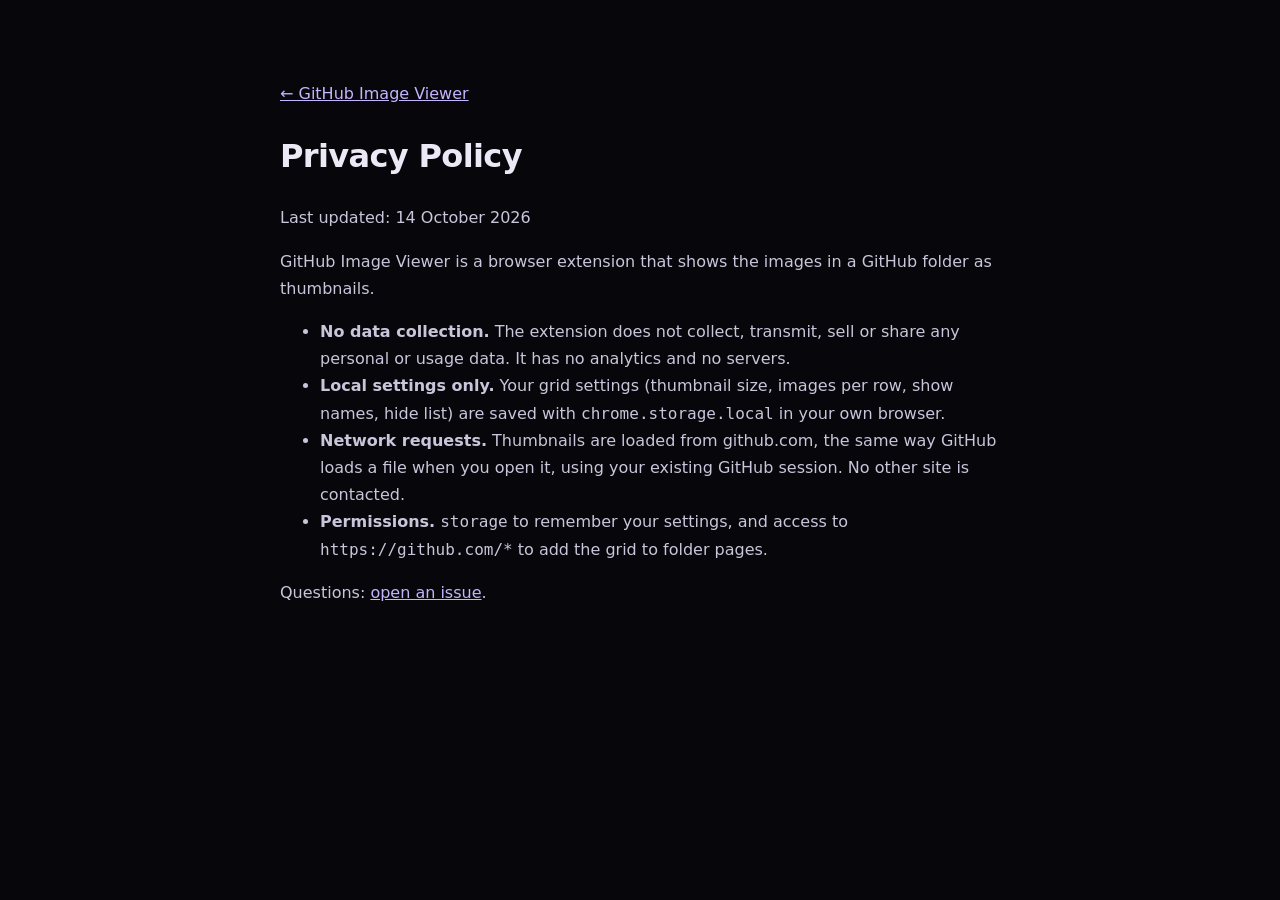
<file: docs/privacy.html>
<!doctype html>
<html lang="en"><head><meta charset="utf-8"><meta name="viewport" content="width=device-width, initial-scale=1">
<title>Privacy Policy – GitHub Image Viewer</title>
<meta name="description" content="GitHub Image Viewer collects no personal data. It only stores your thumbnail grid settings locally in your browser.">
<link rel="canonical" href="https://qiangiq.github.io/Github-Image-Viewer/privacy.html">
<link rel="icon" type="image/png" href="favicon.png">
<style>body{margin:0;background:#07060b;color:#ece9f6;font:16px/1.7 Inter,system-ui,sans-serif}main{max-width:720px;margin:0 auto;padding:64px 20px}a{color:#c4b5fd}h1{letter-spacing:-.02em}p,li{color:#c9c5da}</style>
</head><body><main>
<p><a href="./">← GitHub Image Viewer</a></p>
<h1>Privacy Policy</h1>
<p>Last updated: 14 October 2026</p>
<p>GitHub Image Viewer is a browser extension that shows the images in a GitHub folder as thumbnails.</p>
<ul>
<li><b>No data collection.</b> The extension does not collect, transmit, sell or share any personal or usage data. It has no analytics and no servers.</li>
<li><b>Local settings only.</b> Your grid settings (thumbnail size, images per row, show names, hide list) are saved with <code>chrome.storage.local</code> in your own browser.</li>
<li><b>Network requests.</b> Thumbnails are loaded from github.com, the same way GitHub loads a file when you open it, using your existing GitHub session. No other site is contacted.</li>
<li><b>Permissions.</b> <code>storage</code> to remember your settings, and access to <code>https://github.com/*</code> to add the grid to folder pages.</li>
</ul>
<p>Questions: <a href="https://github.com/QIangIQ/Github-Image-Viewer/issues">open an issue</a>.</p>
</main></body></html>
</file>
